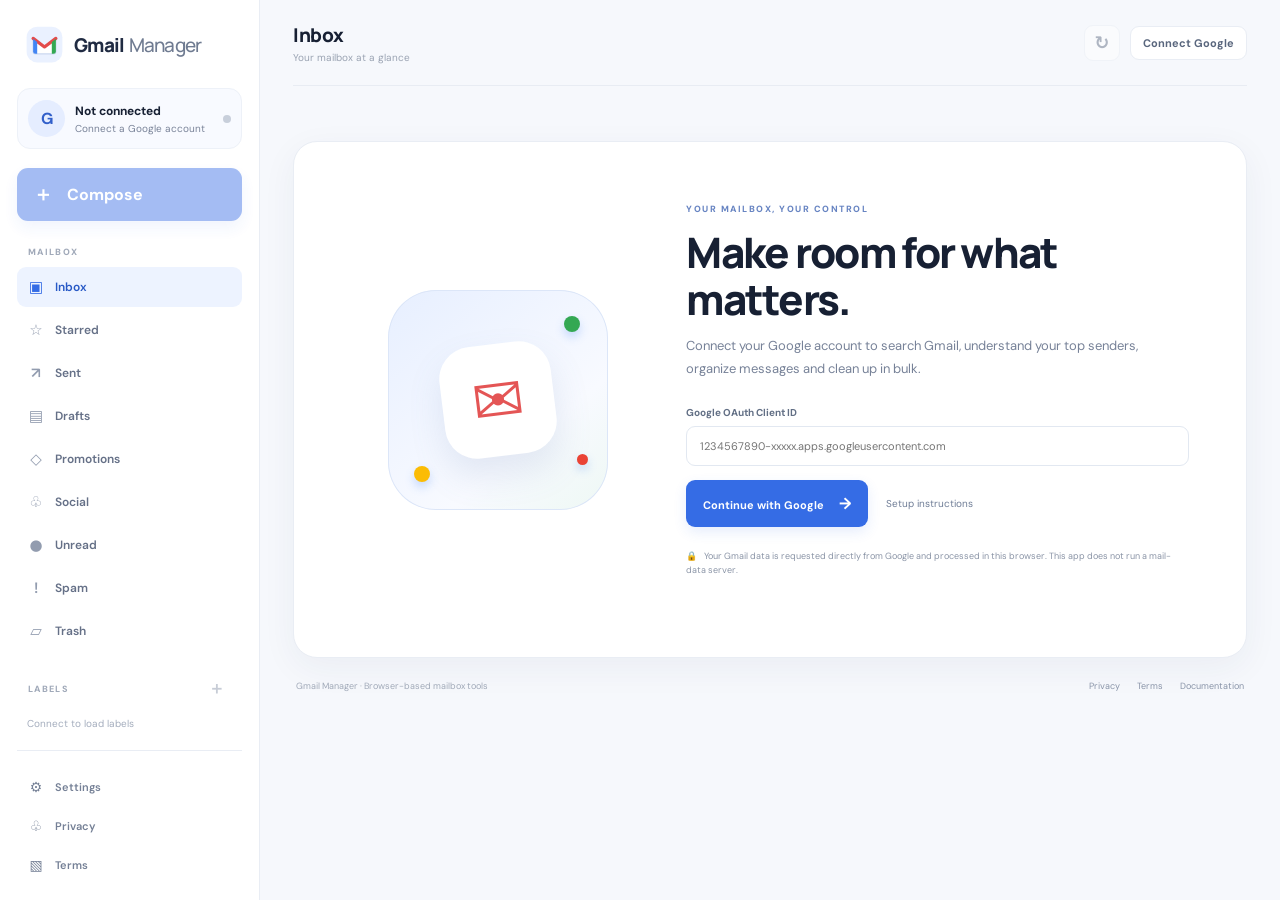
<file: index.html>
<!doctype html>
<html lang="en">
<head>
  <meta charset="utf-8">
  <meta name="viewport" content="width=device-width,initial-scale=1">
  <meta name="description" content="A private, browser-based Gmail manager with sender analytics, search and bulk cleanup.">
  <meta name="theme-color" content="#f6f8fc">
  <title>Gmail Manager</title>
  <link rel="icon" href="favicon.svg" type="image/svg+xml">
  <link rel="stylesheet" href="styles.css?v=1.0.2">
  <script src="https://accounts.google.com/gsi/client" async defer></script>
  <script src="config.js?v=1.0.2"></script>
  <script src="app.js?v=1.0.2" defer></script>
</head>
<body>
  <div class="app-shell">
    <aside class="sidebar">
      <a class="brand" href="index.html" aria-label="Gmail Manager home">
        <span class="brand-mark"><svg viewBox="0 0 48 48" aria-hidden="true"><rect x="2" y="2" width="44" height="44" rx="13" fill="#eaf1ff"/><path d="M10 15.5 24 26l14-10.5v17a3 3 0 0 1-3 3H13a3 3 0 0 1-3-3z" fill="#fff" stroke="#cbd8ef" stroke-width="1.4"/><path d="M10 16.5 24 27l14-10.5" fill="none" stroke="#e34b4b" stroke-width="4" stroke-linecap="round" stroke-linejoin="round"/><path d="M10 17v15.5a3 3 0 0 0 3 3h2V21" fill="#4285f4"/><path d="M38 17v15.5a3 3 0 0 1-3 3h-2V21" fill="#34a853"/></svg></span>
        <span>Gmail<span class="brand-light">Manager</span></span>
      </a>

      <div class="account-card" id="accountCard">
        <div class="avatar" id="accountAvatar">G</div>
        <div class="account-copy"><strong id="accountName">Not connected</strong><small id="accountEmail">Connect a Google account</small></div>
        <span class="connection-dot" id="connectionDot"></span>
      </div>

      <button class="compose-button" id="composeButton" disabled><span>＋</span> Compose</button>

      <div class="nav-label">MAILBOX</div>
      <nav class="side-nav" aria-label="Mailbox navigation">
        <button class="nav-item active" data-query="in:inbox" data-title="Inbox"><span class="nav-icon">▣</span> Inbox <span class="nav-count" id="inboxCount"></span></button>
        <button class="nav-item" data-query="is:starred" data-title="Starred"><span class="nav-icon">☆</span> Starred</button>
        <button class="nav-item" data-query="in:sent" data-title="Sent"><span class="nav-icon">↗</span> Sent</button>
        <button class="nav-item" data-query="in:drafts" data-title="Drafts"><span class="nav-icon">▤</span> Drafts</button>
        <button class="nav-item" data-query="category:promotions" data-title="Promotions"><span class="nav-icon">◇</span> Promotions</button>
        <button class="nav-item" data-query="category:social" data-title="Social"><span class="nav-icon">♧</span> Social</button>
        <button class="nav-item" data-query="is:unread" data-title="Unread"><span class="nav-icon">●</span> Unread</button>
        <button class="nav-item" data-query="in:spam" data-title="Spam"><span class="nav-icon">!</span> Spam</button>
        <button class="nav-item" data-query="in:trash" data-title="Trash"><span class="nav-icon">▱</span> Trash</button>
      </nav>

      <div class="nav-label labels-heading">LABELS <button id="createLabelButton" title="Create label" disabled>＋</button></div>
      <nav class="side-nav label-nav" id="labelNav" aria-label="Custom labels"><div class="muted-mini">Connect to load labels</div></nav>

      <div class="sidebar-bottom">
        <button class="side-link" id="settingsButton"><span>⚙</span> Settings</button>
        <a class="side-link" href="privacy.html"><span>♧</span> Privacy</a>
        <a class="side-link" href="terms.html"><span>▧</span> Terms</a>
      </div>
    </aside>

    <main class="main-area">
      <header class="topbar">
        <div class="mobile-brand">✉ Gmail Manager</div>
        <div class="breadcrumb"><span id="pageTitle">Inbox</span><span class="breadcrumb-sub" id="pageSubtitle">Your mailbox at a glance</span></div>
        <div class="top-actions">
          <button class="icon-button" id="refreshButton" title="Refresh" disabled>↻</button>
          <button class="outline-button" id="connectButton">Connect Google</button>
          <button class="profile-button" id="disconnectButton" hidden>Disconnect</button>
        </div>
      </header>

      <section class="connect-panel" id="connectPanel">
        <div class="connect-illustration"><div class="mail-orbit">✉</div><div class="orbit-dot dot-one"></div><div class="orbit-dot dot-two"></div><div class="orbit-dot dot-three"></div></div>
        <div class="connect-copy">
          <span class="eyebrow">YOUR MAILBOX, YOUR CONTROL</span>
          <h1>Make room for what matters.</h1>
          <p>Connect your Google account to search Gmail, understand your top senders, organize messages and clean up in bulk.</p>
          <label class="field-label" for="clientIdInput">Google OAuth Client ID</label>
          <input class="text-input client-input" id="clientIdInput" type="text" spellcheck="false" autocomplete="off" placeholder="1234567890-xxxxx.apps.googleusercontent.com">
          <div class="connect-actions"><button class="primary-button" id="connectStartButton">Continue with Google <span>→</span></button><a href="README.md#google-cloud-setup" target="_blank" rel="noopener">Setup instructions</a></div>
          <div class="privacy-note"><span>🔒</span> Your Gmail data is requested directly from Google and processed in this browser. This app does not run a mail-data server.</div>
          <div class="connect-error" id="connectError" role="alert"></div>
        </div>
      </section>

      <section class="workspace" id="workspace" hidden>
        <section class="stats-grid" aria-label="Mailbox overview">
          <article class="stat-card"><div class="stat-top"><span>Total messages</span><span class="stat-icon blue">▤</span></div><strong id="statTotal">—</strong><small>In your mailbox</small></article>
          <article class="stat-card"><div class="stat-top"><span>Unread</span><span class="stat-icon violet">●</span></div><strong id="statUnread">—</strong><small>Unread on this page</small></article>
          <article class="stat-card"><div class="stat-top"><span>Conversations</span><span class="stat-icon green">▣</span></div><strong id="statThreads">—</strong><small>Across your account</small></article>
          <article class="stat-card"><div class="stat-top"><span>Senders scanned</span><span class="stat-icon amber">♙</span></div><strong id="statSenders">—</strong><small id="senderScanNote">Run a sender scan</small></article>
        </section>

        <section class="toolbar-card">
          <form id="searchForm" class="search-form">
            <span class="search-symbol">⌕</span>
            <input id="searchInput" type="search" placeholder='Search Gmail (e.g. *@linkedin.com older_than:1y)' autocomplete="off">
            <select id="pageSize" aria-label="Messages per page"><option value="25">25</option><option value="50" selected>50</option><option value="100">100</option></select>
            <button class="primary-button search-button" type="submit">Search</button>
          </form>
          <div class="quick-filters"><span>Quick filters</span><button data-search="category:promotions">Promotions</button><button data-search="*@linkedin.com">LinkedIn senders</button><button data-search="has:attachment">Attachments</button><button data-search="is:unread">Unread</button><button data-search="older_than:1y">Older than 1 year</button><button data-search="category:promotions older_than:1y">Old promotions</button><button data-search="larger:10M">Over 10 MB</button></div>
          <p class="search-hint">Sender-domain pattern supported: <code>*@linkedin.com</code> or <code>from:*@linkedin.com</code>. Combine it with other Gmail filters, e.g. <code>*@linkedin.com older_than:1y</code>.</p>
        </section>

        <div class="content-grid">
          <section class="mail-card">
            <div class="mail-card-head">
              <div><h2 id="listHeading">Inbox</h2><p id="resultDescription">Latest messages in your inbox</p></div>
              <div class="head-actions"><button class="text-button" id="senderScanButton" disabled>↗ Analyze senders</button><button class="text-button danger-text" id="trashMatchingButton" title="Count and move all matching search results to Trash">Move all matching to Trash</button></div>
            </div>
            <div class="bulk-toolbar" id="bulkToolbar">
              <label class="select-all"><input type="checkbox" id="selectAllCheckbox"><span id="selectedCount">0 selected</span></label>
              <button data-action="archive" title="Archive">▣</button>
              <button data-action="read" title="Mark read">✉</button>
              <button data-action="unread" title="Mark unread">●</button>
              <button data-action="star" title="Star">☆</button>
              <button data-action="unstar" title="Unstar">★</button>
              <button data-action="spam" title="Report spam">!</button>
              <button data-action="trash" title="Move to Trash" class="danger-icon">▱</button>
              <button data-action="restore" title="Restore from Trash" class="restore-action" hidden>↶</button>
              <select id="labelActionSelect" aria-label="Choose label"><option value="">Label as…</option></select>
              <button id="applyLabelButton" title="Apply selected label">Apply</button>
            </div>
            <div class="mail-list" id="mailList"><div class="empty-state"><div class="empty-icon">✉</div><strong>Connect your account to get started</strong><p>Your messages will appear here.</p></div></div>
            <div class="list-footer"><span id="pageStatus">—</span><div><button id="previousPageButton" disabled>←</button><button id="nextPageButton" disabled>→</button></div></div>
          </section>

          <aside class="sender-card">
            <div class="sender-card-head"><div><h2>Top senders</h2><p>Who emails you most</p></div><span class="sender-symbol">♙</span></div>
            <div class="sender-scan-controls"><label for="scanLimit">Scan messages</label><select id="scanLimit"><option value="500">500</option><option value="1000" selected>1,000</option><option value="2500">2,500</option><option value="5000">5,000</option><option value="10000">10,000</option></select><button id="scanSendersButton" disabled>Scan</button></div>
            <div class="scan-progress" id="scanProgress" hidden><div class="progress-track"><span id="scanProgressBar"></span></div><small id="scanProgressText">Scanning…</small></div>
            <div class="sender-list" id="senderList"><div class="sender-placeholder">Run a scan to see people and services ranked by email volume.</div></div>
            <button class="export-button" id="exportSendersButton" disabled>↓ Export sender list as CSV</button>
            <p class="sender-footnote">Counts are based on the number of messages scanned. A limited scan may not include your entire mailbox.</p>
          </aside>
        </div>
      </section>

      <footer class="app-footer"><span>Gmail Manager · Browser-based mailbox tools</span><span><a href="privacy.html">Privacy</a><a href="terms.html">Terms</a><a href="README.md">Documentation</a></span></footer>
    </main>
  </div>

  <div class="modal-backdrop" id="messageModal" hidden>
    <section class="message-modal" role="dialog" aria-modal="true" aria-labelledby="messageSubject">
      <div class="modal-header"><button class="icon-button" id="closeMessageButton" aria-label="Close">←</button><div class="modal-actions"><button id="messageArchiveButton" title="Archive">▣</button><button id="messageTrashButton" title="Move to Trash" class="danger-icon">▱</button><button id="messageStarButton" title="Star">☆</button><button id="messageUnreadButton" title="Mark unread">●</button></div></div>
      <div class="message-content"><div class="message-labels" id="messageLabels"></div><h2 id="messageSubject">(No subject)</h2><div class="message-meta"><div class="avatar small-avatar" id="messageAvatar">?</div><div><strong id="messageFrom"></strong><small id="messageTo"></small></div><time id="messageDate"></time></div><div class="message-body" id="messageBody">Loading message…</div><div class="attachment-area" id="attachmentArea"></div></div>
    </section>
  </div>

  <div class="modal-backdrop" id="composeModal" hidden>
    <section class="compose-modal" role="dialog" aria-modal="true" aria-labelledby="composeTitle">
      <div class="compose-header"><strong id="composeTitle">New message</strong><button id="closeComposeButton" aria-label="Close">×</button></div>
      <form id="composeForm"><input id="composeTo" type="text" placeholder="To (one or more email addresses)" required><input id="composeCc" type="text" placeholder="Cc (optional)"><input id="composeSubject" type="text" placeholder="Subject"><textarea id="composeBody" rows="12" placeholder="Write your message…" required></textarea><div class="compose-footer"><button class="primary-button" type="submit" id="sendButton">Send message ↗</button><span id="composeStatus"></span></div></form>
    </section>
  </div>

  <div class="modal-backdrop" id="settingsModal" hidden>
    <section class="settings-modal" role="dialog" aria-modal="true" aria-labelledby="settingsTitle">
      <div class="compose-header"><strong id="settingsTitle">Settings & connection</strong><button id="closeSettingsButton" aria-label="Close">×</button></div>
      <div class="settings-content"><h3>Google OAuth</h3><p>Set the Web application OAuth Client ID registered for this website's domain.</p><label class="field-label" for="settingsClientId">OAuth Client ID</label><input class="text-input" id="settingsClientId" type="text" autocomplete="off"><button class="primary-button" id="saveClientIdButton">Save Client ID</button><div class="settings-divider"></div><h3>Access and privacy</h3><p>The access token stays in memory for this browser session. The site does not store your messages or OAuth token on a server.</p><button class="outline-button" id="revokeButton">Revoke Google access</button></div>
    </section>
  </div>

  <div class="toast" id="toast" role="status" aria-live="polite"></div>
</body>
</html>
</file>
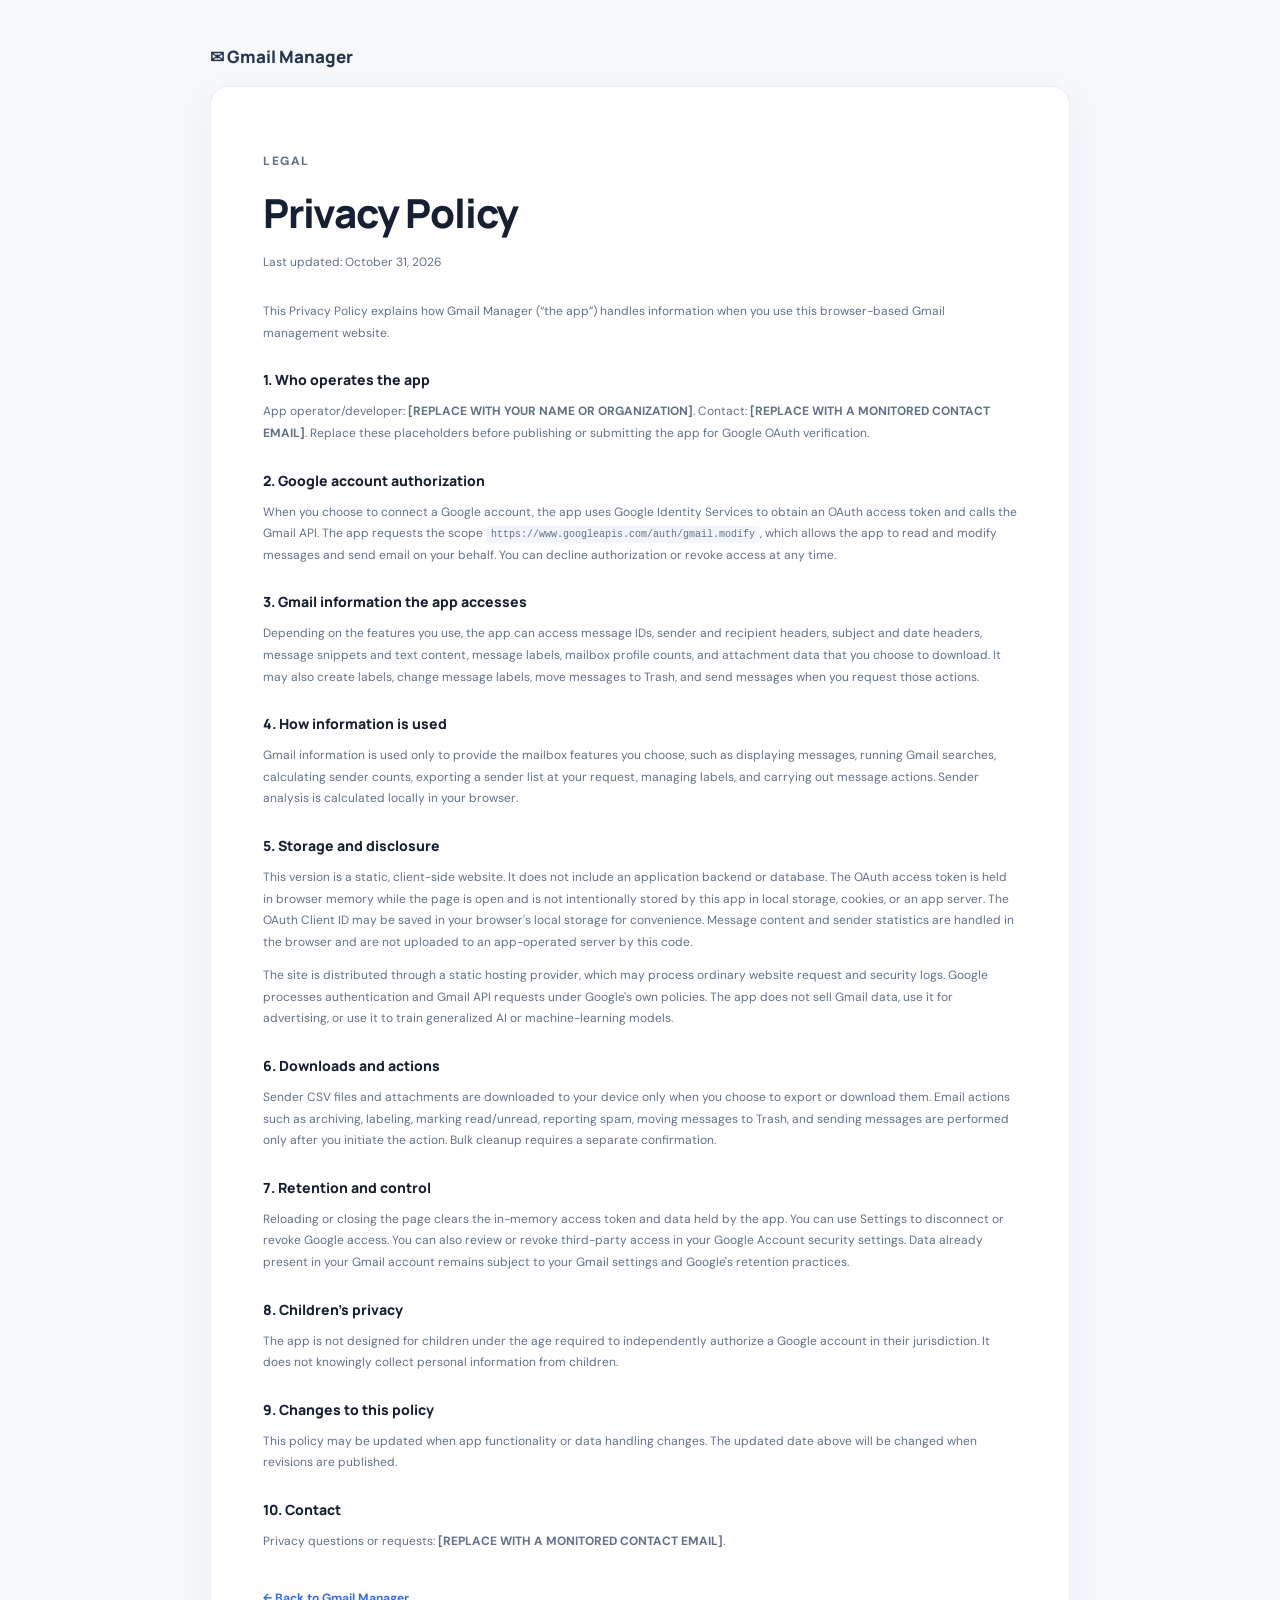
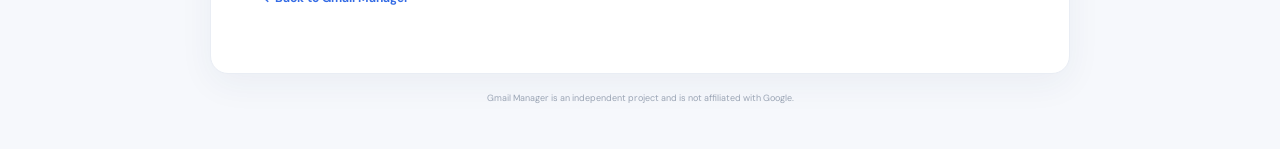
<file: privacy.html>
<!doctype html>
<html lang="en">
<head><meta charset="utf-8"><meta name="viewport" content="width=device-width,initial-scale=1"><meta name="description" content="Privacy policy for Gmail Manager."><title>Privacy Policy · Gmail Manager</title><link rel="icon" href="favicon.svg"><link rel="stylesheet" href="styles.css"></head>
<body>
  <main class="policy-wrap">
    <a class="policy-brand" href="index.html">✉ Gmail Manager</a>
    <article class="policy-card">
      <p class="policy-kicker">LEGAL</p><h1>Privacy Policy</h1><p class="policy-date">Last updated: October 31, 2026</p>
      <p>This Privacy Policy explains how Gmail Manager (“the app”) handles information when you use this browser-based Gmail management website.</p>
      <h2>1. Who operates the app</h2>
      <p>App operator/developer: <strong>[REPLACE WITH YOUR NAME OR ORGANIZATION]</strong>. Contact: <strong>[REPLACE WITH A MONITORED CONTACT EMAIL]</strong>. Replace these placeholders before publishing or submitting the app for Google OAuth verification.</p>
      <h2>2. Google account authorization</h2>
      <p>When you choose to connect a Google account, the app uses Google Identity Services to obtain an OAuth access token and calls the Gmail API. The app requests the scope <code>https://www.googleapis.com/auth/gmail.modify</code>, which allows the app to read and modify messages and send email on your behalf. You can decline authorization or revoke access at any time.</p>
      <h2>3. Gmail information the app accesses</h2>
      <p>Depending on the features you use, the app can access message IDs, sender and recipient headers, subject and date headers, message snippets and text content, message labels, mailbox profile counts, and attachment data that you choose to download. It may also create labels, change message labels, move messages to Trash, and send messages when you request those actions.</p>
      <h2>4. How information is used</h2>
      <p>Gmail information is used only to provide the mailbox features you choose, such as displaying messages, running Gmail searches, calculating sender counts, exporting a sender list at your request, managing labels, and carrying out message actions. Sender analysis is calculated locally in your browser.</p>
      <h2>5. Storage and disclosure</h2>
      <p>This version is a static, client-side website. It does not include an application backend or database. The OAuth access token is held in browser memory while the page is open and is not intentionally stored by this app in local storage, cookies, or an app server. The OAuth Client ID may be saved in your browser's local storage for convenience. Message content and sender statistics are handled in the browser and are not uploaded to an app-operated server by this code.</p>
      <p>The site is distributed through a static hosting provider, which may process ordinary website request and security logs. Google processes authentication and Gmail API requests under Google's own policies. The app does not sell Gmail data, use it for advertising, or use it to train generalized AI or machine-learning models.</p>
      <h2>6. Downloads and actions</h2>
      <p>Sender CSV files and attachments are downloaded to your device only when you choose to export or download them. Email actions such as archiving, labeling, marking read/unread, reporting spam, moving messages to Trash, and sending messages are performed only after you initiate the action. Bulk cleanup requires a separate confirmation.</p>
      <h2>7. Retention and control</h2>
      <p>Reloading or closing the page clears the in-memory access token and data held by the app. You can use Settings to disconnect or revoke Google access. You can also review or revoke third-party access in your Google Account security settings. Data already present in your Gmail account remains subject to your Gmail settings and Google's retention practices.</p>
      <h2>8. Children's privacy</h2>
      <p>The app is not designed for children under the age required to independently authorize a Google account in their jurisdiction. It does not knowingly collect personal information from children.</p>
      <h2>9. Changes to this policy</h2>
      <p>This policy may be updated when app functionality or data handling changes. The updated date above will be changed when revisions are published.</p>
      <h2>10. Contact</h2>
      <p>Privacy questions or requests: <strong>[REPLACE WITH A MONITORED CONTACT EMAIL]</strong>.</p>
      <p class="policy-back"><a href="index.html">← Back to Gmail Manager</a></p>
    </article>
    <p class="policy-footer">Gmail Manager is an independent project and is not affiliated with Google.</p>
  </main>
</body></html>
</file>
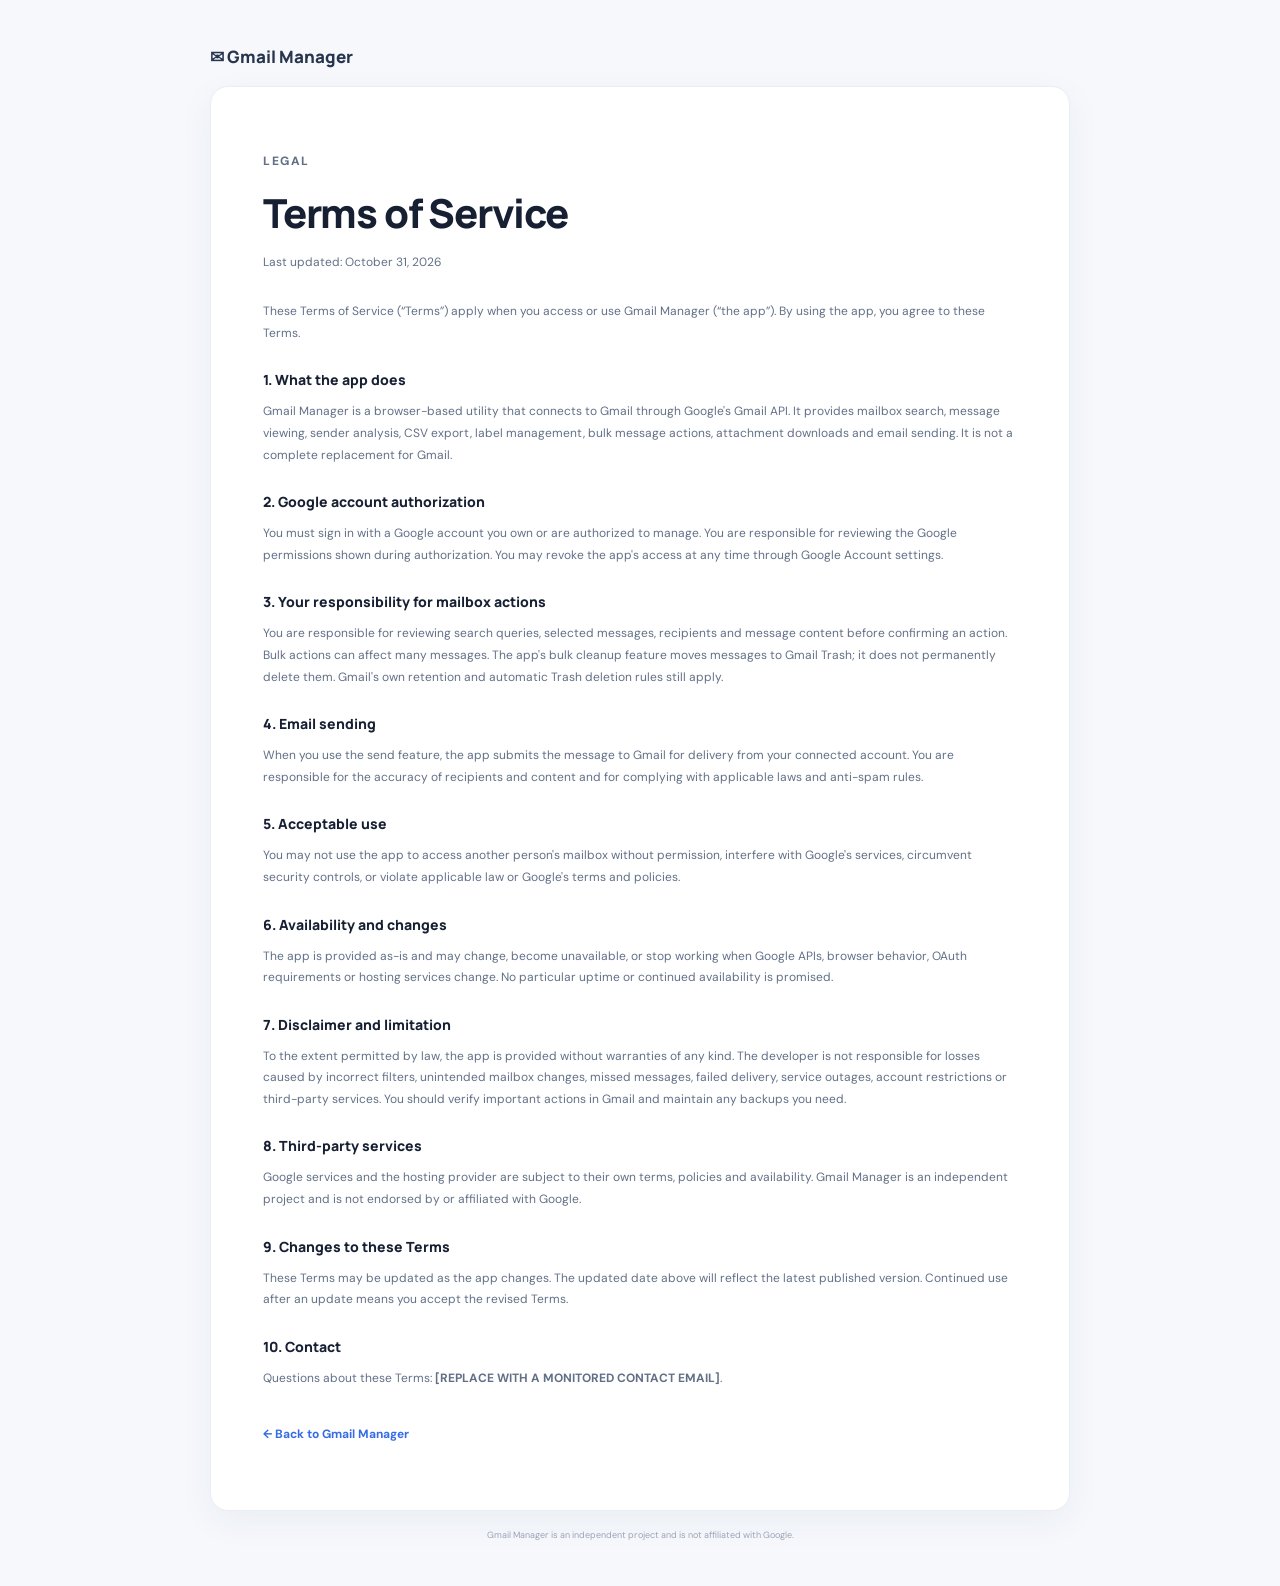
<file: terms.html>
<!doctype html>
<html lang="en">
<head><meta charset="utf-8"><meta name="viewport" content="width=device-width,initial-scale=1"><meta name="description" content="Terms of Service for Gmail Manager."><title>Terms of Service · Gmail Manager</title><link rel="icon" href="favicon.svg"><link rel="stylesheet" href="styles.css"></head>
<body>
  <main class="policy-wrap">
    <a class="policy-brand" href="index.html">✉ Gmail Manager</a>
    <article class="policy-card">
      <p class="policy-kicker">LEGAL</p><h1>Terms of Service</h1><p class="policy-date">Last updated: October 31, 2026</p>
      <p>These Terms of Service (“Terms”) apply when you access or use Gmail Manager (“the app”). By using the app, you agree to these Terms.</p>
      <h2>1. What the app does</h2>
      <p>Gmail Manager is a browser-based utility that connects to Gmail through Google's Gmail API. It provides mailbox search, message viewing, sender analysis, CSV export, label management, bulk message actions, attachment downloads and email sending. It is not a complete replacement for Gmail.</p>
      <h2>2. Google account authorization</h2>
      <p>You must sign in with a Google account you own or are authorized to manage. You are responsible for reviewing the Google permissions shown during authorization. You may revoke the app's access at any time through Google Account settings.</p>
      <h2>3. Your responsibility for mailbox actions</h2>
      <p>You are responsible for reviewing search queries, selected messages, recipients and message content before confirming an action. Bulk actions can affect many messages. The app's bulk cleanup feature moves messages to Gmail Trash; it does not permanently delete them. Gmail's own retention and automatic Trash deletion rules still apply.</p>
      <h2>4. Email sending</h2>
      <p>When you use the send feature, the app submits the message to Gmail for delivery from your connected account. You are responsible for the accuracy of recipients and content and for complying with applicable laws and anti-spam rules.</p>
      <h2>5. Acceptable use</h2>
      <p>You may not use the app to access another person's mailbox without permission, interfere with Google's services, circumvent security controls, or violate applicable law or Google's terms and policies.</p>
      <h2>6. Availability and changes</h2>
      <p>The app is provided as-is and may change, become unavailable, or stop working when Google APIs, browser behavior, OAuth requirements or hosting services change. No particular uptime or continued availability is promised.</p>
      <h2>7. Disclaimer and limitation</h2>
      <p>To the extent permitted by law, the app is provided without warranties of any kind. The developer is not responsible for losses caused by incorrect filters, unintended mailbox changes, missed messages, failed delivery, service outages, account restrictions or third-party services. You should verify important actions in Gmail and maintain any backups you need.</p>
      <h2>8. Third-party services</h2>
      <p>Google services and the hosting provider are subject to their own terms, policies and availability. Gmail Manager is an independent project and is not endorsed by or affiliated with Google.</p>
      <h2>9. Changes to these Terms</h2>
      <p>These Terms may be updated as the app changes. The updated date above will reflect the latest published version. Continued use after an update means you accept the revised Terms.</p>
      <h2>10. Contact</h2>
      <p>Questions about these Terms: <strong>[REPLACE WITH A MONITORED CONTACT EMAIL]</strong>.</p>
      <p class="policy-back"><a href="index.html">← Back to Gmail Manager</a></p>
    </article>
    <p class="policy-footer">Gmail Manager is an independent project and is not affiliated with Google.</p>
  </main>
</body></html>
</file>
<file: styles.css>
@import url('https://fonts.googleapis.com/css2?family=DM+Sans:wght@400;500;600;700&family=Manrope:wght@400;500;600;700;800&display=swap');
:root{--bg:#f6f8fc;--surface:#fff;--surface-2:#fbfcff;--ink:#172033;--muted:#798398;--line:#e9edf4;--blue:#356ce5;--blue-dark:#2456c9;--blue-soft:#edf3ff;--red:#dc5353;--green:#26966a;--shadow:0 10px 35px rgba(36,57,95,.055);--radius:17px}
*{box-sizing:border-box}html,body{margin:0;min-height:100%;font-family:'DM Sans',system-ui,-apple-system,Segoe UI,sans-serif;color:var(--ink);background:var(--bg)}button,input,select,textarea{font:inherit}button{cursor:pointer}button:disabled{opacity:.45;cursor:not-allowed}a{color:inherit}.app-shell{min-height:100vh}.sidebar{position:fixed;inset:0 auto 0 0;width:260px;background:#fff;border-right:1px solid var(--line);padding:25px 17px 17px;display:flex;flex-direction:column;z-index:5}.brand{display:flex;align-items:center;gap:10px;text-decoration:none;color:#202b42;font:800 19px Manrope,sans-serif;padding:0 8px 24px;letter-spacing:-.7px}.brand-mark{width:39px;height:39px;display:grid;place-items:center}.brand-mark svg{width:39px;height:39px}.brand-light{font-weight:500;color:#6f7b91;margin-left:4px}.account-card{display:flex;align-items:center;gap:10px;padding:11px 10px;background:#f8faff;border:1px solid #edf1f8;border-radius:13px;margin-bottom:19px;min-width:0}.avatar{width:37px;height:37px;border-radius:50%;background:#e5edff;color:#315fca;display:grid;place-items:center;font-weight:700;flex:none}.account-copy{display:flex;flex-direction:column;min-width:0;flex:1}.account-copy strong{font-size:12px;overflow:hidden;text-overflow:ellipsis;white-space:nowrap}.account-copy small{font-size:10px;color:var(--muted);overflow:hidden;text-overflow:ellipsis;white-space:nowrap;margin-top:3px}.connection-dot{width:8px;height:8px;background:#c8cfdb;border-radius:50%;flex:none}.connection-dot.connected{background:#27b47c;box-shadow:0 0 0 4px #27b47c1b}.compose-button{border:0;border-radius:11px;background:var(--blue);color:#fff;font-weight:700;padding:13px 16px;text-align:left;box-shadow:0 7px 16px #356ce52a;margin-bottom:25px}.compose-button span{font-size:20px;margin-right:10px;vertical-align:-1px}.nav-label{font-size:9px;font-weight:800;letter-spacing:1.35px;color:#a0a9b9;padding:0 11px;margin-bottom:9px}.side-nav{display:flex;flex-direction:column;gap:3px}.nav-item{border:0;background:transparent;color:#657087;text-align:left;border-radius:9px;padding:10px 11px;font-size:12px;font-weight:600;display:flex;align-items:center;gap:11px}.nav-item:hover,.side-link:hover{background:#f6f8fc}.nav-item.active{background:var(--blue-soft);color:#2859c6}.nav-icon{width:16px;text-align:center;font-size:15px;color:#929caf}.nav-item.active .nav-icon{color:var(--blue)}.nav-count{margin-left:auto;font-size:10px;color:#7c8ba9}.labels-heading{display:flex;justify-content:space-between;align-items:center;margin-top:26px}.labels-heading button{border:0;background:transparent;color:#8490a6;font-size:17px;padding:0 6px}.label-nav{max-height:25vh;overflow:auto}.label-nav .nav-item{font-size:11px;padding:8px 11px}.label-color{width:8px;height:8px;border-radius:3px;background:#91a9d7}.muted-mini{font-size:10px;color:#a4adbd;padding:8px 10px}.sidebar-bottom{margin-top:auto;padding-top:18px;border-top:1px solid var(--line);display:flex;flex-direction:column;gap:3px}.side-link{display:flex;align-items:center;gap:11px;text-decoration:none;color:#758096;padding:9px 11px;border:0;background:transparent;border-radius:9px;font-size:11px;font-weight:600;text-align:left}.side-link span{width:16px;text-align:center;font-size:14px}.main-area{margin-left:260px;min-height:100vh;padding:0 33px 18px;max-width:1800px}.topbar{height:86px;display:flex;align-items:center;justify-content:space-between;border-bottom:1px solid #e8ecf3;margin-bottom:25px}.breadcrumb{display:flex;flex-direction:column;gap:3px}.breadcrumb>span:first-child{font:800 19px Manrope,sans-serif;letter-spacing:-.5px}.breadcrumb-sub{font-size:10px;color:#9aa3b2}.top-actions{display:flex;align-items:center;gap:10px}.icon-button,.profile-button,.outline-button{border:1px solid var(--line);background:#fff;color:#59667d;border-radius:9px;padding:9px 12px;font-size:11px;font-weight:700}.icon-button{width:36px;height:36px;padding:0;font-size:18px}.primary-button{border:0;background:var(--blue);color:#fff;border-radius:9px;padding:11px 16px;font-size:11px;font-weight:700;box-shadow:0 5px 13px #356ce51f}.primary-button:hover,.compose-button:hover{background:var(--blue-dark)}.outline-button:hover,.icon-button:hover{border-color:#b9c9e7;color:var(--blue)}.mobile-brand{display:none}.connect-panel{max-width:1050px;margin:55px auto 0;background:#fff;border:1px solid var(--line);border-radius:24px;box-shadow:var(--shadow);padding:54px 6%;display:grid;grid-template-columns:35% 1fr;gap:5%;align-items:center}.connect-illustration{width:220px;height:220px;border-radius:48px;background:linear-gradient(140deg,#e7efff,#f8faff 67%,#eef8f4);display:grid;place-items:center;position:relative;margin:auto;box-shadow:inset 0 0 0 1px #dce6f8}.mail-orbit{width:112px;height:112px;background:#fff;border-radius:32px;display:grid;place-items:center;color:#e45555;font-size:62px;box-shadow:0 18px 35px #617cab25;transform:rotate(-7deg)}.orbit-dot{position:absolute;width:16px;height:16px;border-radius:50%;background:#4285f4;box-shadow:0 5px 10px #4285f444}.dot-one{top:26px;right:28px;background:#34a853}.dot-two{bottom:28px;left:26px;background:#fbbc05}.dot-three{bottom:45px;right:20px;background:#ea4335;width:11px;height:11px}.eyebrow{font-size:9px;font-weight:800;letter-spacing:1.5px;color:#6784c2}.connect-copy h1{font:800 clamp(30px,4vw,42px)/1.12 Manrope,sans-serif;letter-spacing:-1.7px;margin:12px 0}.connect-copy>p{font-size:13px;color:#778298;line-height:1.75;max-width:540px;margin:0 0 25px}.field-label{display:block;color:#626f85;font-size:10px;font-weight:700;margin:13px 0 7px}.text-input{width:100%;border:1px solid #e2e8f1;border-radius:9px;background:#fff;padding:12px 13px;color:#27344b;outline:0;font-size:11px}.text-input:focus,.search-form input:focus,.compose-modal input:focus,.compose-modal textarea:focus{border-color:#91ace8;box-shadow:0 0 0 3px #356ce511}.connect-actions{display:flex;align-items:center;gap:18px;margin-top:14px}.connect-actions .primary-button{padding:13px 17px}.connect-actions .primary-button span{font-size:16px;margin-left:12px}.connect-actions a{font-size:10px;color:#6f7d96;text-decoration:none}.privacy-note{font-size:9px;color:#8a94a6;margin-top:22px;line-height:1.6}.privacy-note span{margin-right:5px}.connect-error{color:#bc4545;font-size:11px;margin-top:10px;min-height:16px}.workspace{padding-bottom:10px}.stats-grid{display:grid;grid-template-columns:repeat(4,1fr);gap:14px;margin-bottom:18px}.stat-card{background:#fff;border:1px solid var(--line);border-radius:14px;padding:17px 18px;box-shadow:0 5px 17px #24395f07}.stat-top{display:flex;justify-content:space-between;align-items:center;color:#818b9e;font-size:10px;font-weight:600}.stat-card>strong{display:block;font:800 24px Manrope,sans-serif;letter-spacing:-.8px;margin:9px 0 2px}.stat-card small{font-size:9px;color:#a2aaba}.stat-icon{width:28px;height:28px;border-radius:9px;display:grid;place-items:center;font-size:13px}.stat-icon.blue{color:#3c70dd;background:#edf3ff}.stat-icon.violet{color:#8861c8;background:#f3edff}.stat-icon.green{color:#24996b;background:#eaf8f2}.stat-icon.amber{color:#c38d21;background:#fff7e4}.toolbar-card{background:#fff;border:1px solid var(--line);border-radius:14px;padding:14px 16px;margin-bottom:18px}.search-form{height:40px;border:1px solid #edf0f5;background:#fbfcfe;border-radius:9px;display:flex;align-items:center;padding-left:12px;gap:9px}.search-symbol{font-size:23px;color:#93a0b5;line-height:1}.search-form input{border:0;outline:0;background:transparent;flex:1;min-width:60px;font-size:11px;color:#334159}.search-form select{border:0;background:transparent;color:#7b879a;font-size:10px;outline:0}.search-button{height:32px;padding:0 15px;margin-right:4px}.quick-filters{display:flex;align-items:center;gap:7px;flex-wrap:wrap;margin-top:12px}.quick-filters span{font-size:9px;color:#9aa4b4;margin-right:3px}.quick-filters button{border:1px solid #edf0f5;background:#fff;color:#6e7a8f;border-radius:20px;padding:5px 10px;font-size:9px}.quick-filters button:hover{border-color:#c9d7f4;color:#356ce5;background:#f8faff}.content-grid{display:grid;grid-template-columns:minmax(0,1fr) 310px;gap:18px;align-items:start}.mail-card,.sender-card{background:#fff;border:1px solid var(--line);border-radius:14px;box-shadow:0 5px 17px #24395f07;overflow:hidden}.mail-card-head{display:flex;align-items:center;justify-content:space-between;padding:18px 19px 15px}.mail-card-head h2,.sender-card h2{font:800 15px Manrope,sans-serif;letter-spacing:-.4px;margin:0 0 4px}.mail-card-head p,.sender-card-head p{font-size:9px;color:#9aa3b2;margin:0}.head-actions{display:flex;align-items:center;gap:8px}.text-button{background:transparent;border:0;color:#4772cb;font-size:10px;font-weight:700;padding:8px}.more-button{width:30px;height:30px;border:1px solid #eef1f6;background:#fff;color:#758198;border-radius:8px;font-size:17px}.bulk-toolbar{padding:9px 16px;border-top:1px solid #f0f2f6;border-bottom:1px solid #f0f2f6;display:flex;align-items:center;gap:5px;min-height:44px}.bulk-toolbar button{border:0;background:transparent;color:#758198;border-radius:6px;width:28px;height:27px;font-size:13px}.bulk-toolbar button:hover{background:#eff4ff;color:#356ce5}.bulk-toolbar .danger-icon{color:#c45454}.bulk-toolbar .select-all{display:flex;align-items:center;gap:7px;font-size:9px;color:#7b8799;margin-right:6px;white-space:nowrap}.bulk-toolbar input{accent-color:var(--blue)}.bulk-toolbar select{max-width:120px;min-width:0;border:1px solid #e8edf4;border-radius:6px;padding:5px;color:#768197;font-size:9px;margin-left:auto}.bulk-toolbar #applyLabelButton{border:1px solid #e8edf4;width:auto;padding:0 8px;font-size:9px}.mail-list{min-height:250px}.mail-row{display:grid;grid-template-columns:24px 1fr 90px;gap:10px;align-items:center;padding:12px 17px;border-bottom:1px solid #f0f2f6;cursor:pointer;transition:background .12s}.mail-row:hover{background:#f9fbff}.mail-row.unread{background:#f7f9ff}.mail-row.unread .row-sender,.mail-row.unread .row-subject{font-weight:800;color:#26334a}.row-check{display:grid;place-items:center}.row-check input{accent-color:var(--blue);margin:0}.row-main{min-width:0}.row-top{display:flex;align-items:center;gap:9px;min-width:0}.row-sender{font-size:10px;font-weight:600;color:#536078;white-space:nowrap;overflow:hidden;text-overflow:ellipsis;max-width:38%}.row-subject{font-size:10px;font-weight:600;color:#38445b;white-space:nowrap;overflow:hidden;text-overflow:ellipsis}.row-snippet{font-size:9px;color:#9aa3b3;white-space:nowrap;overflow:hidden;text-overflow:ellipsis;margin-top:4px}.row-date{text-align:right;color:#929daf;font-size:9px;white-space:nowrap}.row-star{color:#d7a83c;margin-right:5px}.empty-state{display:grid;place-items:center;text-align:center;padding:52px 20px;color:#8c97aa}.empty-state strong{font:700 12px Manrope;color:#55627a;margin-top:10px}.empty-state p{font-size:10px;margin:5px 0}.empty-icon{width:45px;height:45px;border-radius:15px;background:#eef3ff;color:#5780d4;display:grid;place-items:center;font-size:23px}.list-footer{padding:11px 16px;display:flex;align-items:center;justify-content:space-between;font-size:9px;color:#9aa3b2}.list-footer button{border:1px solid #e9edf4;border-radius:7px;background:#fff;color:#718099;width:30px;height:28px;margin-left:5px}.sender-card{padding:17px 16px}.sender-card-head{display:flex;justify-content:space-between;align-items:center}.sender-symbol{width:29px;height:29px;border-radius:9px;background:#edf3ff;color:#4b75ca;display:grid;place-items:center}.sender-scan-controls{display:flex;align-items:center;gap:6px;background:#fafbfe;border:1px solid #eef1f6;padding:8px;border-radius:8px;margin-top:14px}.sender-scan-controls label{font-size:9px;color:#8b95a7;flex:1}.sender-scan-controls select{border:0;background:transparent;font-size:9px;color:#63718a;outline:0}.sender-scan-controls button{border:0;background:#eaf1ff;color:#356ce5;border-radius:6px;padding:6px 10px;font-size:9px;font-weight:700}.scan-progress{padding:10px 2px 0}.progress-track{height:4px;background:#edf1f7;border-radius:9px;overflow:hidden}.progress-track span{display:block;height:100%;width:0;background:#4b77df;transition:width .2s}.scan-progress small{display:block;color:#929db0;font-size:9px;margin-top:5px}.sender-list{margin:10px 0;min-height:100px}.sender-placeholder{font-size:10px;line-height:1.6;color:#9aa4b4;padding:18px 8px;text-align:center}.sender-row{display:flex;align-items:center;gap:9px;padding:9px 2px;border-bottom:1px solid #f1f3f7;cursor:pointer}.sender-row:hover .sender-address{color:#356ce5}.sender-avatar{width:28px;height:28px;border-radius:9px;background:#eef3ff;color:#5379c8;display:grid;place-items:center;font-size:10px;font-weight:700;flex:none}.sender-details{min-width:0;flex:1}.sender-name{font-size:9px;font-weight:700;color:#536078;white-space:nowrap;overflow:hidden;text-overflow:ellipsis}.sender-address{font-size:8px;color:#a0a9b8;white-space:nowrap;overflow:hidden;text-overflow:ellipsis;margin-top:2px}.sender-count{font-size:9px;color:#68758d;font-weight:700;background:#f4f6fa;border-radius:6px;padding:4px 6px}.export-button{width:100%;border:1px solid #e5ebf5;background:#fff;color:#62718a;border-radius:8px;padding:9px;font-size:9px;font-weight:700}.export-button:not(:disabled):hover{border-color:#c5d5f4;color:#356ce5}.sender-footnote{font-size:8px;color:#a0a9b8;line-height:1.5;margin:10px 2px 0}.app-footer{display:flex;justify-content:space-between;align-items:center;color:#a0a9b8;font-size:9px;padding:22px 3px 4px}.app-footer a{margin-left:17px;text-decoration:none;color:#8994a8}.modal-backdrop{position:fixed;inset:0;background:#18243c66;backdrop-filter:blur(3px);z-index:20;display:grid;place-items:center;padding:20px}.modal-backdrop[hidden]{display:none}.message-modal,.compose-modal,.settings-modal{background:#fff;border-radius:16px;box-shadow:0 25px 80px #16233d35;max-height:90vh;overflow:auto;width:min(850px,100%)}.modal-header{position:sticky;top:0;background:#fff;border-bottom:1px solid var(--line);padding:12px 17px;display:flex;justify-content:space-between;align-items:center;z-index:1}.modal-actions{display:flex;gap:7px}.modal-actions button{width:31px;height:30px;border:1px solid #edf0f5;background:#fff;color:#778298;border-radius:8px}.message-content{padding:26px 45px 35px}.message-content h2{font:800 21px Manrope,sans-serif;letter-spacing:-.6px;margin:12px 0 19px}.message-labels{display:flex;gap:5px;flex-wrap:wrap}.label-pill{font-size:8px;padding:4px 7px;border-radius:5px;background:#f0f4fc;color:#6880ae}.message-meta{display:flex;align-items:center;gap:10px;padding-bottom:17px;border-bottom:1px solid #edf0f5}.small-avatar{width:34px;height:34px;font-size:12px}.message-meta>div:nth-child(2){display:flex;flex-direction:column;gap:3px;min-width:0}.message-meta strong{font-size:10px}.message-meta small{font-size:9px;color:#909bae}.message-meta time{font-size:9px;color:#9ba5b5;margin-left:auto}.message-body{padding:24px 0 10px;color:#46536b;font-size:12px;line-height:1.8;white-space:pre-wrap;overflow-wrap:anywhere;min-height:120px}.attachment-area{display:flex;gap:8px;flex-wrap:wrap;margin-top:18px}.attachment-chip{border:1px solid #e9edf4;border-radius:8px;background:#fafbfe;padding:8px 10px;color:#61708a;font-size:9px}.compose-modal{width:min(620px,100%)}.compose-header{display:flex;justify-content:space-between;align-items:center;padding:15px 18px;background:#f7f9fc;border-bottom:1px solid var(--line);font-size:12px}.compose-header button{border:0;background:transparent;color:#7b879b;font-size:20px}.compose-modal form{display:flex;flex-direction:column;padding:7px 18px 16px}.compose-modal input,.compose-modal textarea{border:0;border-bottom:1px solid #edf0f5;padding:12px 3px;font-size:11px;outline:0;resize:vertical;color:#34415a}.compose-modal input:focus,.compose-modal textarea:focus{box-shadow:none;border-color:#9db3e4}.compose-footer{display:flex;align-items:center;gap:12px;padding-top:14px}.compose-footer span{font-size:9px;color:#8c97a9}.settings-modal{width:min(520px,100%)}.settings-content{padding:20px}.settings-content h3{font:800 13px Manrope;margin:5px 0}.settings-content p{font-size:10px;color:#7f8a9d;line-height:1.7;margin:6px 0 16px}.settings-content .primary-button{margin-top:10px}.settings-divider{height:1px;background:#edf0f5;margin:22px 0}.toast{position:fixed;bottom:22px;left:50%;transform:translate(-50%,20px);opacity:0;pointer-events:none;background:#18243b;color:#fff;padding:11px 16px;border-radius:9px;box-shadow:0 10px 25px #18243b2a;font-size:10px;z-index:40;transition:.2s;max-width:90vw;text-align:center}.toast.show{opacity:1;transform:translate(-50%,0)}
@media(max-width:1100px){.content-grid{grid-template-columns:minmax(0,1fr) 270px}.sidebar{width:225px}.main-area{margin-left:225px;padding:0 22px 18px}.connect-panel{grid-template-columns:29% 1fr;padding:42px 5%}.connect-illustration{width:170px;height:170px}.mail-orbit{width:90px;height:90px;font-size:50px}}
@media(max-width:820px){.sidebar{width:70px;padding:18px 9px}.brand{padding:0 6px 22px}.brand>span:last-child,.account-copy,.connection-dot,.compose-button:not(:disabled){font-size:0}.brand-mark{width:43px}.account-card{justify-content:center;padding:8px 0}.account-card .avatar{width:34px;height:34px}.compose-button{padding:10px;text-align:center;font-size:0;height:40px}.compose-button span{font-size:22px;margin:0}.nav-label{font-size:0;padding:0;height:14px}.nav-item{justify-content:center;font-size:0;padding:11px 0}.nav-icon{font-size:17px}.nav-item .nav-count{display:none}.labels-heading button{font-size:0}.label-nav .nav-item{font-size:0}.label-nav .label-color{width:10px;height:10px}.side-link{justify-content:center;font-size:0;padding:11px 0}.side-link span{font-size:15px}.main-area{margin-left:70px}.connect-panel{grid-template-columns:1fr;padding:32px 7%;margin-top:20px}.connect-illustration{width:140px;height:140px;margin-bottom:24px}.mail-orbit{width:78px;height:78px;font-size:43px;border-radius:25px}.content-grid{grid-template-columns:1fr}.sender-card{order:2}.stats-grid{grid-template-columns:repeat(2,1fr)}}
@media(max-width:560px){.main-area{padding:0 12px 15px}.topbar{height:69px;margin-bottom:15px}.breadcrumb{display:none}.mobile-brand{display:block;font:800 15px Manrope}.top-actions{gap:6px}.top-actions .outline-button{padding:8px;font-size:9px}.top-actions .profile-button{padding:8px;font-size:9px}.connect-panel{padding:26px 20px;border-radius:17px}.connect-copy h1{font-size:30px}.connect-actions{align-items:flex-start;flex-direction:column;gap:10px}.stats-grid{gap:8px}.stat-card{padding:13px}.stat-card>strong{font-size:20px}.toolbar-card{padding:10px}.search-form{gap:5px;padding-left:8px}.search-form input{font-size:9px}.search-form select{font-size:9px}.search-button{padding:0 10px}.quick-filters{gap:5px}.quick-filters button{font-size:8px;padding:5px 7px}.mail-card-head{padding:14px 12px}.mail-row{grid-template-columns:19px 1fr 49px;gap:6px;padding:11px 10px}.row-sender{max-width:42%;font-size:9px}.row-subject{font-size:9px}.row-date{font-size:8px}.bulk-toolbar{padding:7px 8px;gap:2px;overflow-x:auto}.bulk-toolbar button{flex:none;width:25px}.bulk-toolbar .select-all{font-size:8px}.bulk-toolbar select{min-width:85px}.sender-card{padding:14px}.app-footer{font-size:8px;gap:8px;align-items:flex-start;flex-direction:column}.message-content{padding:20px}.message-content h2{font-size:17px}.message-meta time{display:none}.modal-backdrop{padding:8px}.message-modal,.compose-modal,.settings-modal{max-height:95vh}.settings-content{padding:17px}}
/* Static legal pages */
.policy-wrap{max-width:900px;margin:45px auto;padding:0 20px}.policy-brand{display:inline-flex;align-items:center;gap:8px;text-decoration:none;font:800 17px Manrope,sans-serif;color:#27354e;margin:0 0 18px}.policy-card{background:#fff;border:1px solid var(--line);border-radius:18px;padding:clamp(24px,5vw,52px);box-shadow:var(--shadow)}.policy-kicker{font-size:9px;letter-spacing:1.5px;color:#6482c2;font-weight:800}.policy-card h1{font:800 clamp(29px,4vw,40px) Manrope,sans-serif;letter-spacing:-1.2px;margin:8px 0}.policy-date{font-size:10px;color:#9aa4b4;margin-bottom:28px}.policy-card h2{font:800 14px Manrope,sans-serif;margin:26px 0 7px}.policy-card p{font-size:12px;line-height:1.8;color:#627087}.policy-card code{font-size:10px;background:#f2f5fb;padding:3px 5px;border-radius:4px;overflow-wrap:anywhere}.policy-back{margin-top:35px}.policy-back a{color:#356ce5;text-decoration:none;font-weight:700}.policy-footer{text-align:center;font-size:9px;color:#9aa4b4;margin:18px 0}

.danger-text{color:#c44f55!important}.danger-text:hover{color:#a93239!important}


.search-hint{margin:10px 2px 0;color:#667085;font-size:12px;line-height:1.55}.search-hint code{display:inline-block;padding:1px 5px;border:1px solid #e5eaf2;border-radius:5px;background:#f7f9fc;color:#344054;font-family:ui-monospace,SFMono-Regular,Menlo,monospace;font-size:11px}
</file>
